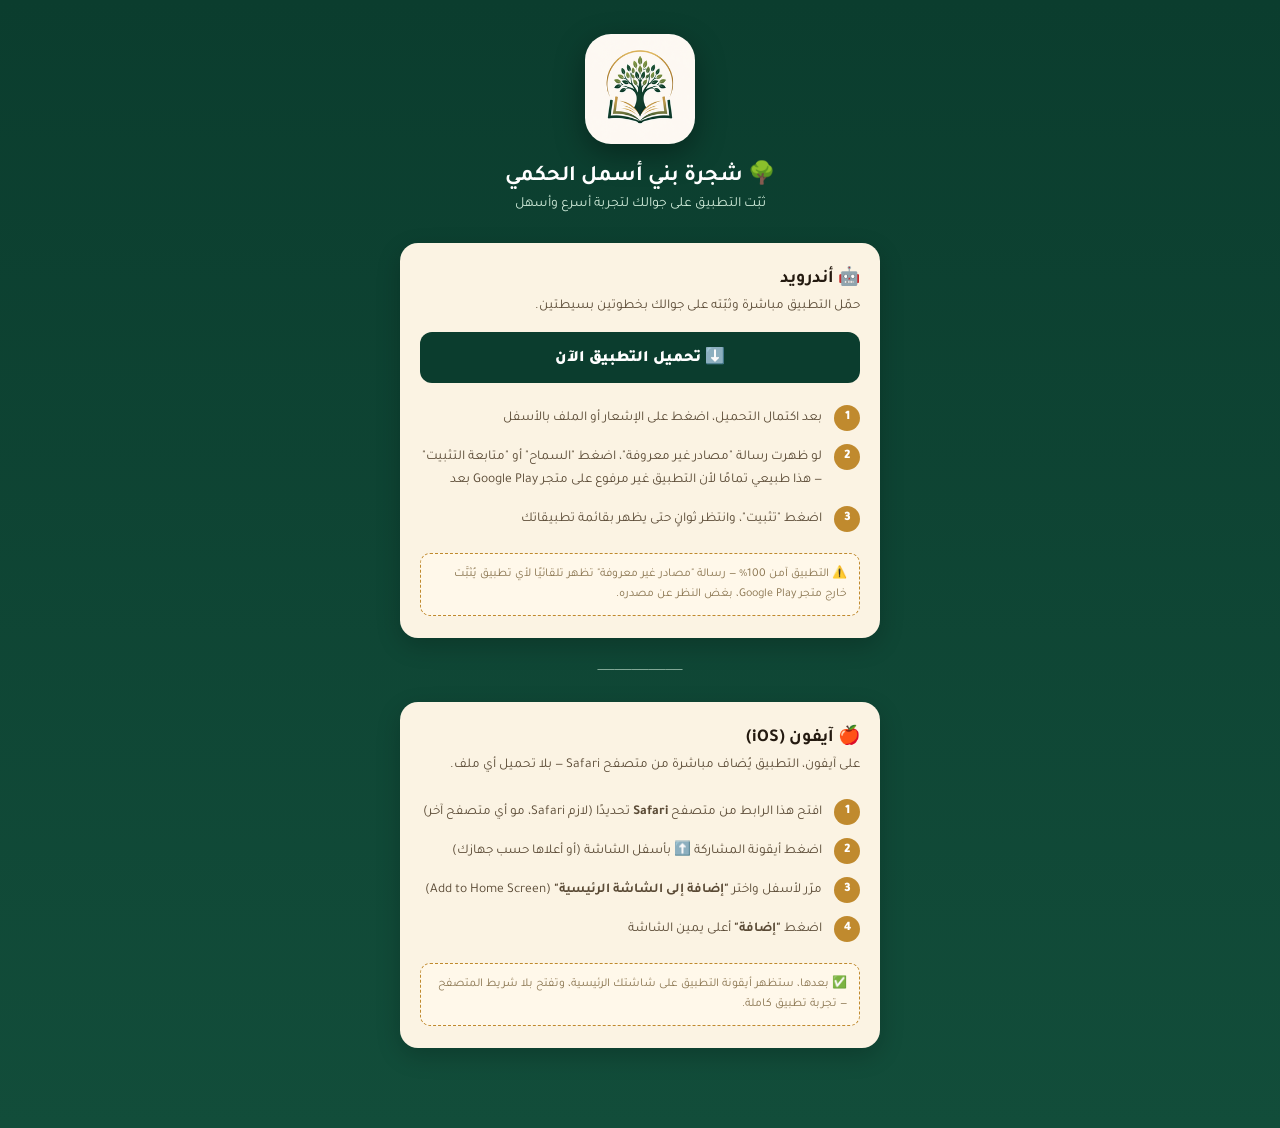
<file: download-app.html>
<!DOCTYPE html>
<html lang="ar" dir="rtl">
<head>
<meta charset="UTF-8">
<meta name="viewport" content="width=device-width, initial-scale=1.0">
<title>تثبيت تطبيق شجرة بني أسمل الحكمي</title>
<link rel="preconnect" href="https://fonts.googleapis.com">
<link href="https://fonts.googleapis.com/css2?family=Tajawal:wght@400;500;700;900&display=swap" rel="stylesheet">
<style>
  :root{ --emerald:#0B3D2E; --emerald-2:#124d3a; --gold:#C08A2E; --gold-bright:#E4C441; --cream:#FBF3E3; }
  *{box-sizing:border-box;}
  body{
    margin:0; font-family:'Tajawal',sans-serif; background:linear-gradient(180deg, var(--emerald) 0%, var(--emerald-2) 100%);
    min-height:100vh; padding:24px 16px 60px; color:#fff;
  }
  .wrap{ max-width:480px; margin:0 auto; }
  .app-icon{ width:110px; height:110px; border-radius:26px; display:block; margin:10px auto 16px; box-shadow:0 10px 30px rgba(0,0,0,.35); }
  h1{ text-align:center; font-size:22px; margin:0 0 6px; }
  .sub{ text-align:center; color:#cfead9; font-size:14px; margin:0 0 30px; }

  .card{ background:var(--cream); color:#241a10; border-radius:18px; padding:22px 20px; margin-bottom:20px; box-shadow:0 8px 24px rgba(0,0,0,.2); }
  .card h2{ font-size:18px; margin:0 0 4px; display:flex; align-items:center; gap:8px; }
  .card p{ font-size:13.5px; color:#5a4a35; line-height:1.8; margin:0 0 14px; }

  .btn{
    display:block; text-align:center; width:100%; padding:14px; border-radius:12px; border:none;
    font-family:'Tajawal',sans-serif; font-weight:900; font-size:16px; cursor:pointer; text-decoration:none;
  }
  .btn-android{ background:var(--emerald); color:#fff; }
  .btn-android:active{ transform:scale(.98); }

  .steps{ margin:16px 0 0; padding:0; list-style:none; counter-reset:step; }
  .steps li{
    counter-increment:step; position:relative; padding:8px 0 8px 0; padding-right:38px;
    font-size:13.5px; color:#5a4a35; line-height:1.7;
  }
  .steps li::before{
    content:counter(step); position:absolute; right:0; top:6px; width:26px; height:26px; border-radius:50%;
    background:var(--gold); color:#fff; font-weight:900; font-size:13px; display:flex; align-items:center; justify-content:center;
  }
  .note{ font-size:12px; color:#8a7550; background:#fff8ea; border:1px dashed var(--gold); border-radius:10px; padding:10px 12px; margin-top:14px; line-height:1.7; }
  .divider{ text-align:center; color:#cfead9; font-size:12px; margin:24px 0; opacity:.7; }
</style>
</head>
<body>
<div class="wrap">
  <img src="icon-192.png" alt="شعار بني أسمل" class="app-icon">
  <h1>🌳 شجرة بني أسمل الحكمي</h1>
  <p class="sub">ثبّت التطبيق على جوالك لتجربة أسرع وأسهل</p>

  <div class="card">
    <h2>🤖 أندرويد</h2>
    <p>حمّل التطبيق مباشرة وثبّته على جوالك بخطوتين بسيطتين.</p>
    <a href="asmal-app.apk" class="btn btn-android" download>⬇️ تحميل التطبيق الآن</a>
    <ul class="steps">
      <li>بعد اكتمال التحميل، اضغط على الإشعار أو الملف بالأسفل</li>
      <li>لو ظهرت رسالة "مصادر غير معروفة"، اضغط "السماح" أو "متابعة التثبيت" — هذا طبيعي تمامًا لأن التطبيق غير مرفوع على متجر Google Play بعد</li>
      <li>اضغط "تثبيت"، وانتظر ثوانٍ حتى يظهر بقائمة تطبيقاتك</li>
    </ul>
    <div class="note">⚠️ التطبيق آمن 100% — رسالة "مصادر غير معروفة" تظهر تلقائيًا لأي تطبيق يُثبَّت خارج متجر Google Play، بغض النظر عن مصدره.</div>
  </div>

  <div class="divider">──────────</div>

  <div class="card">
    <h2>🍎 آيفون (iOS)</h2>
    <p>على آيفون، التطبيق يُضاف مباشرة من متصفح Safari — بلا تحميل أي ملف.</p>
    <ul class="steps">
      <li>افتح هذا الرابط من متصفح <b>Safari</b> تحديدًا (لازم Safari، مو أي متصفح آخر)</li>
      <li>اضغط أيقونة المشاركة <b>⬆️</b> بأسفل الشاشة (أو أعلاها حسب جهازك)</li>
      <li>مرّر لأسفل واختر <b>"إضافة إلى الشاشة الرئيسية"</b> (Add to Home Screen)</li>
      <li>اضغط <b>"إضافة"</b> أعلى يمين الشاشة</li>
    </ul>
    <div class="note">✅ بعدها، ستظهر أيقونة التطبيق على شاشتك الرئيسية، وتفتح بلا شريط المتصفح — تجربة تطبيق كاملة.</div>
  </div>
</div>
</body>
</html>
</file>
